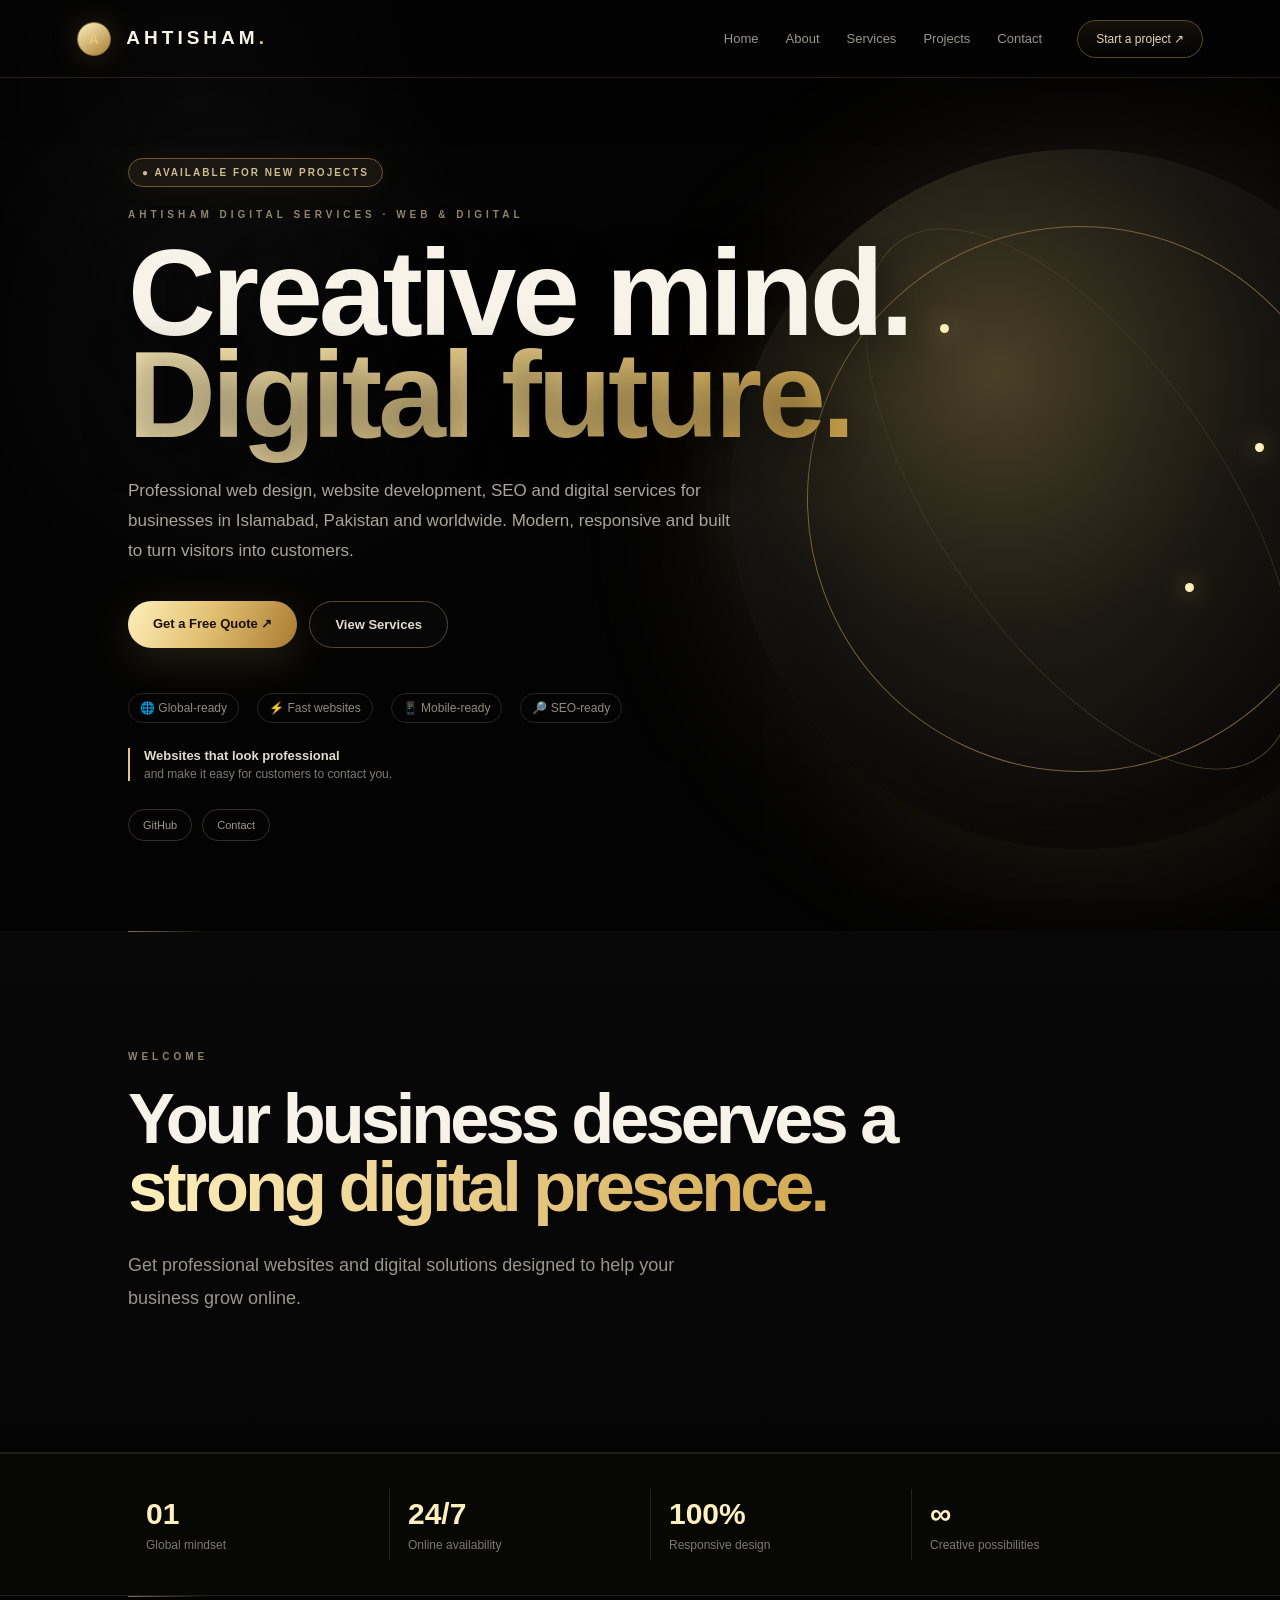
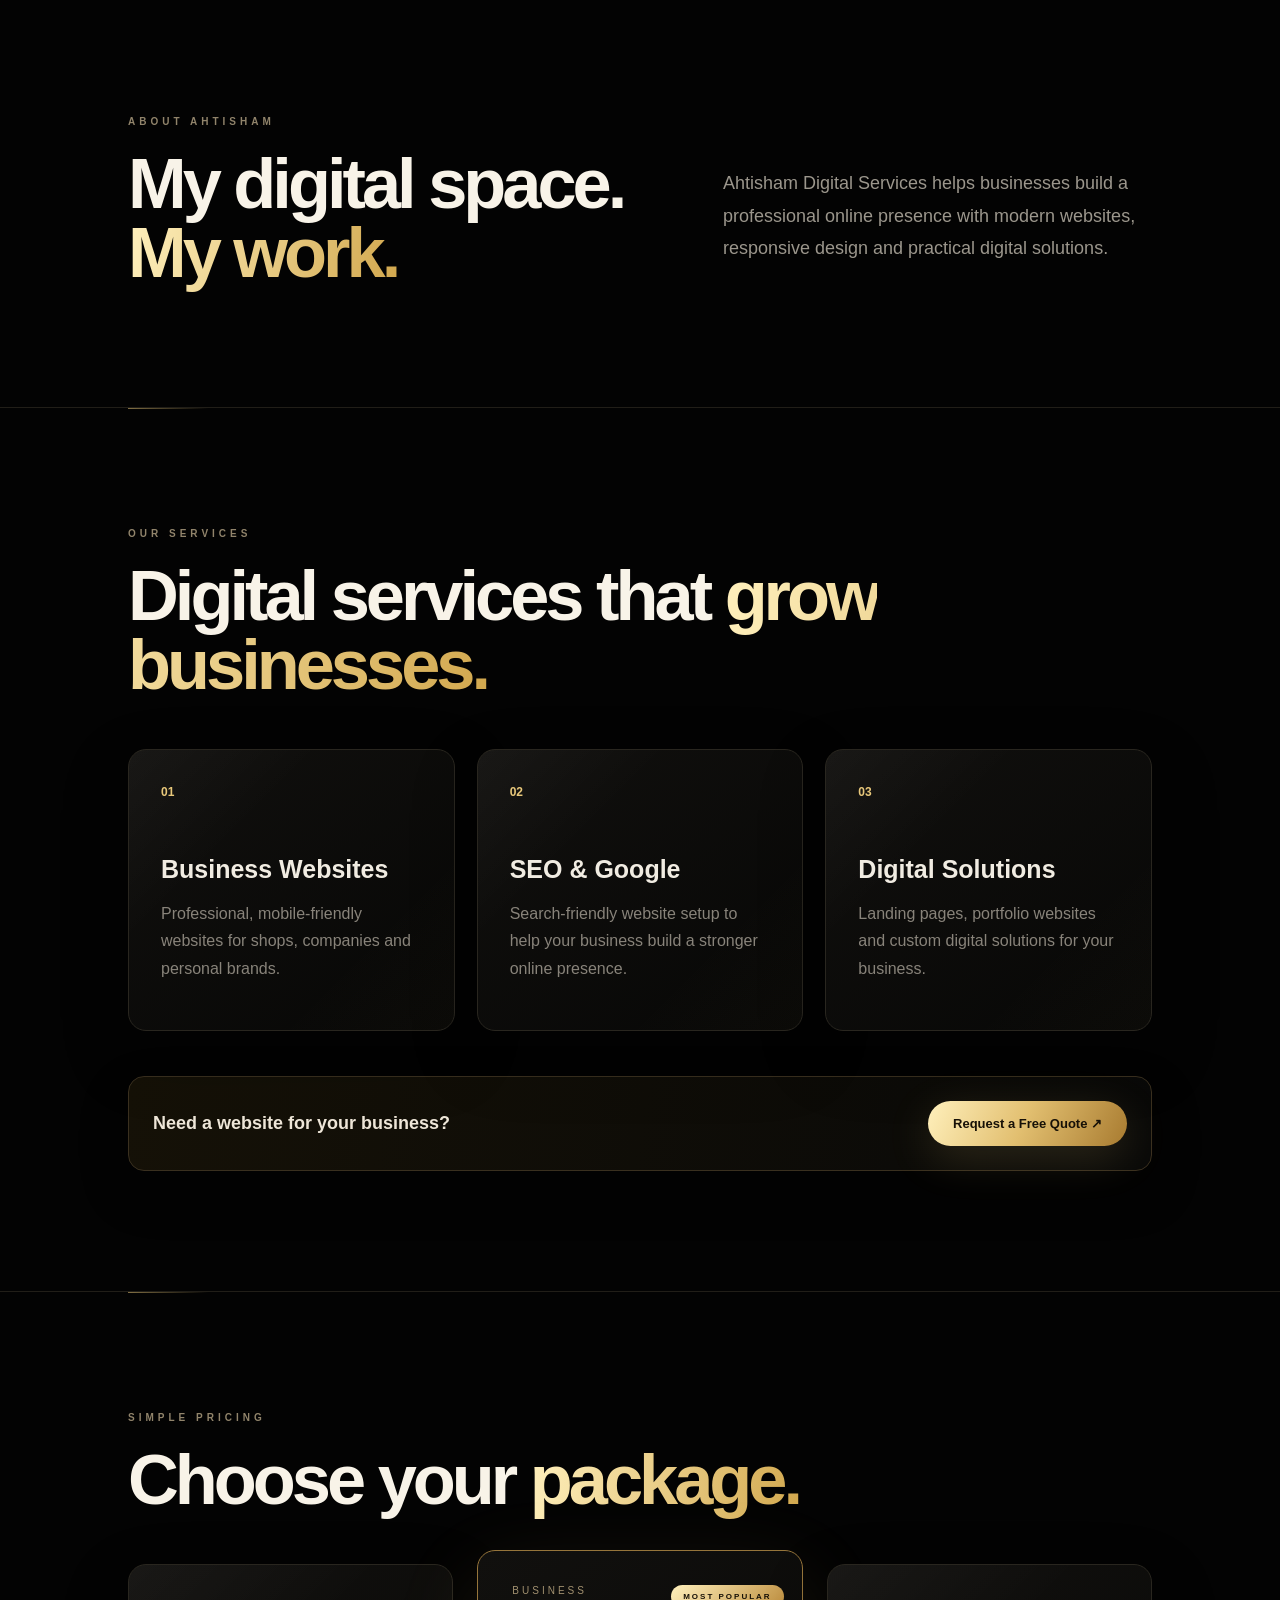
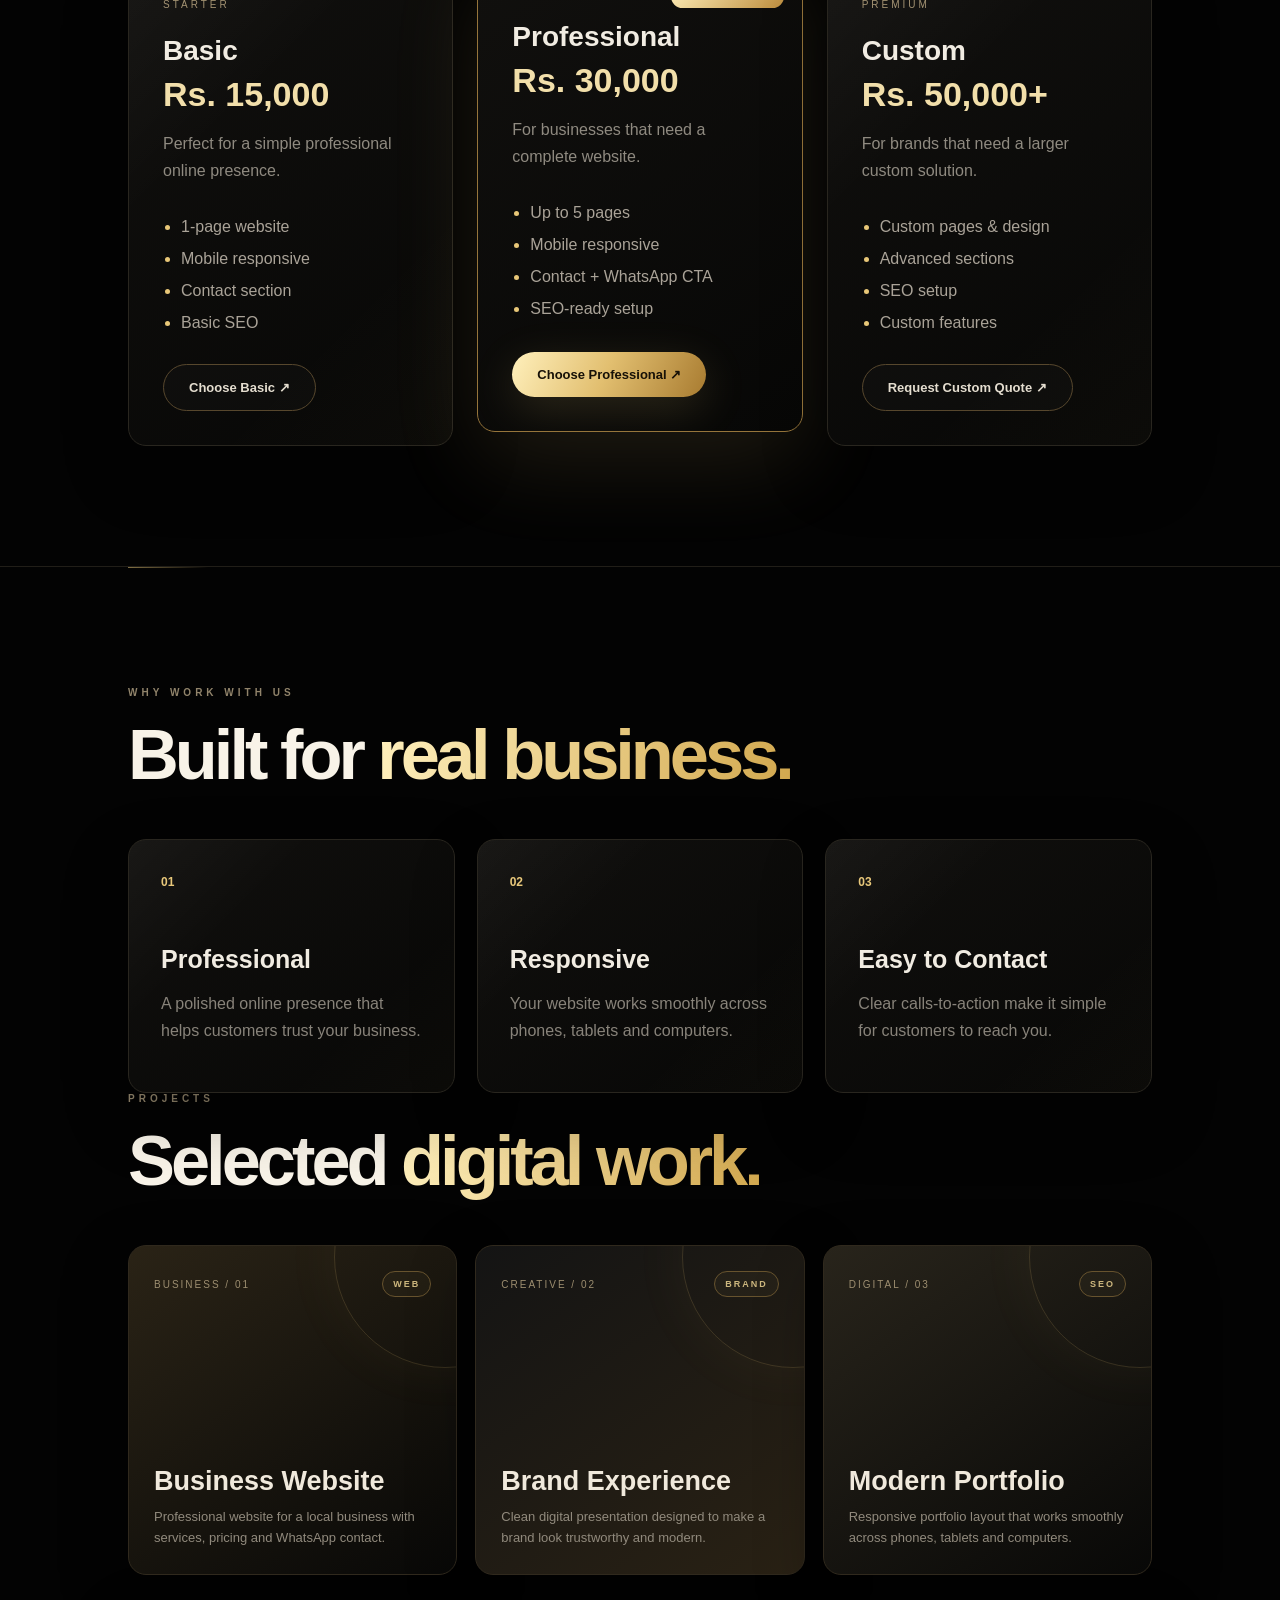
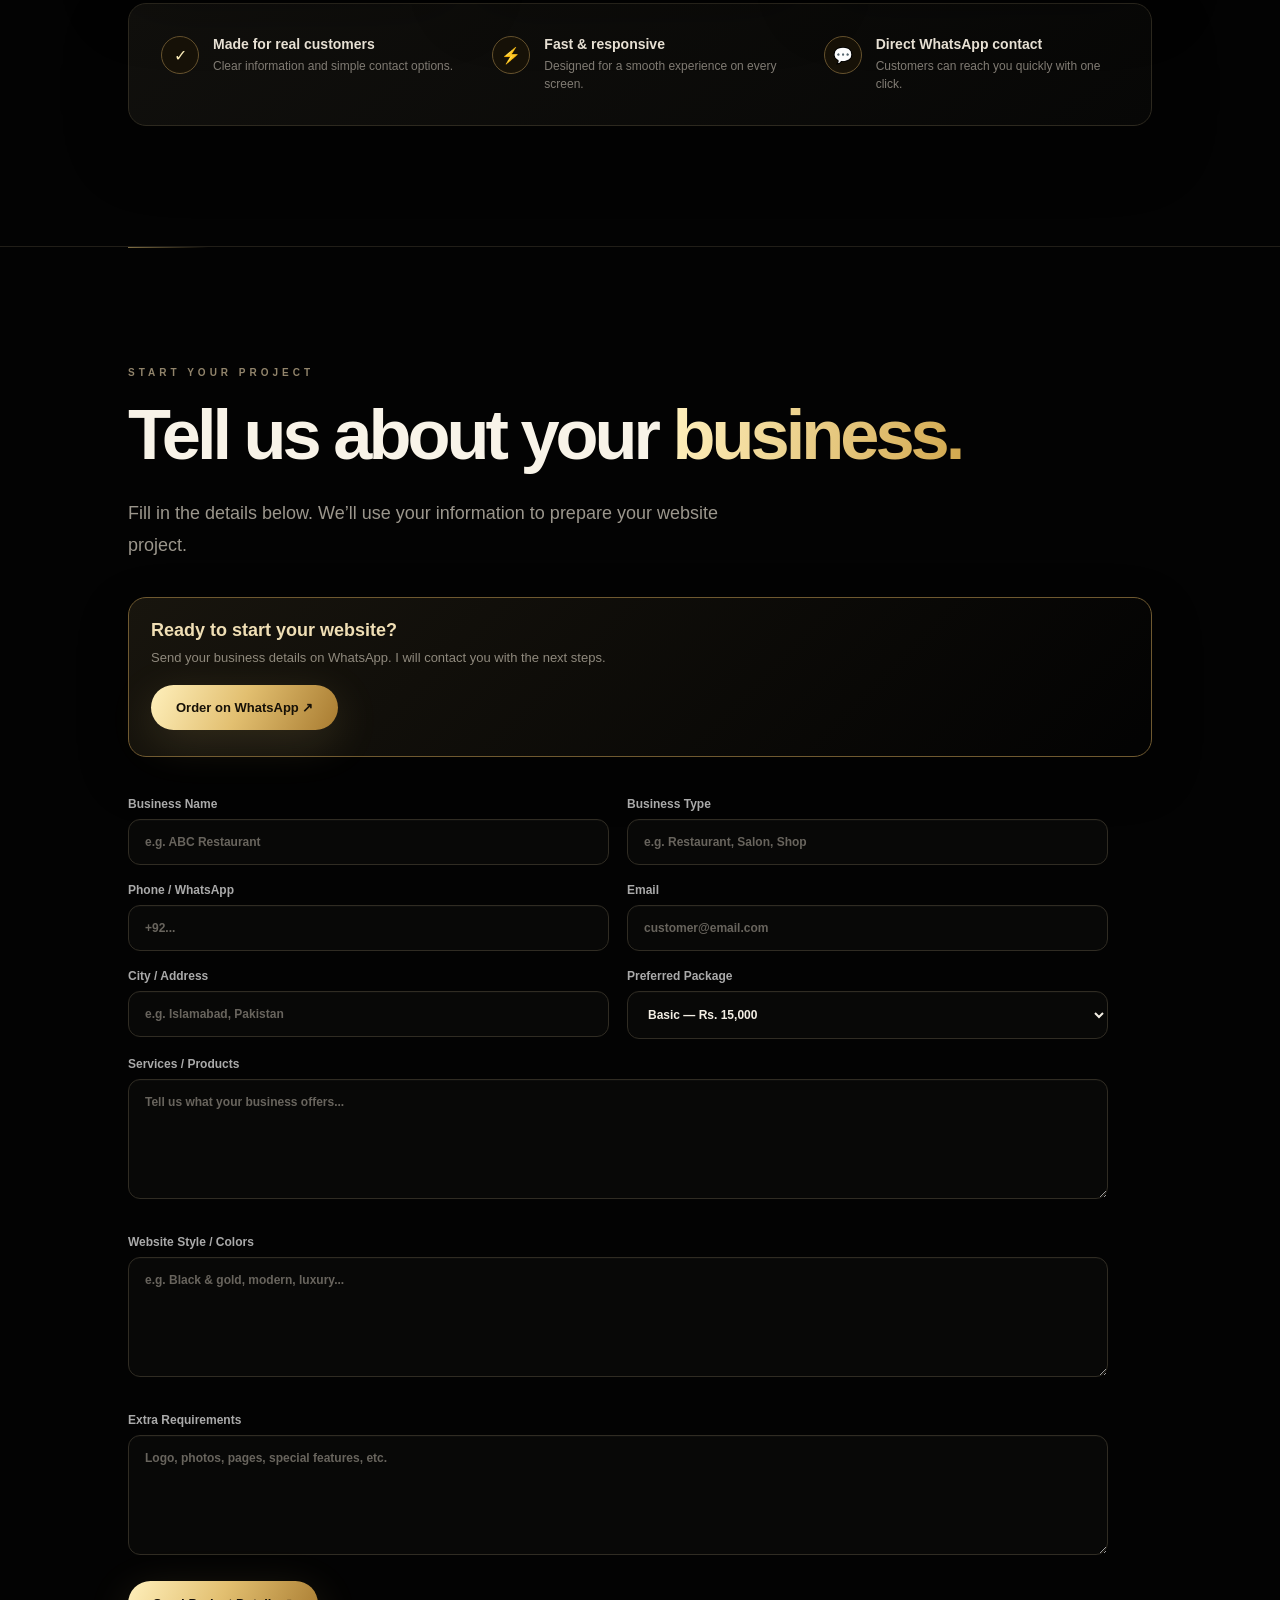
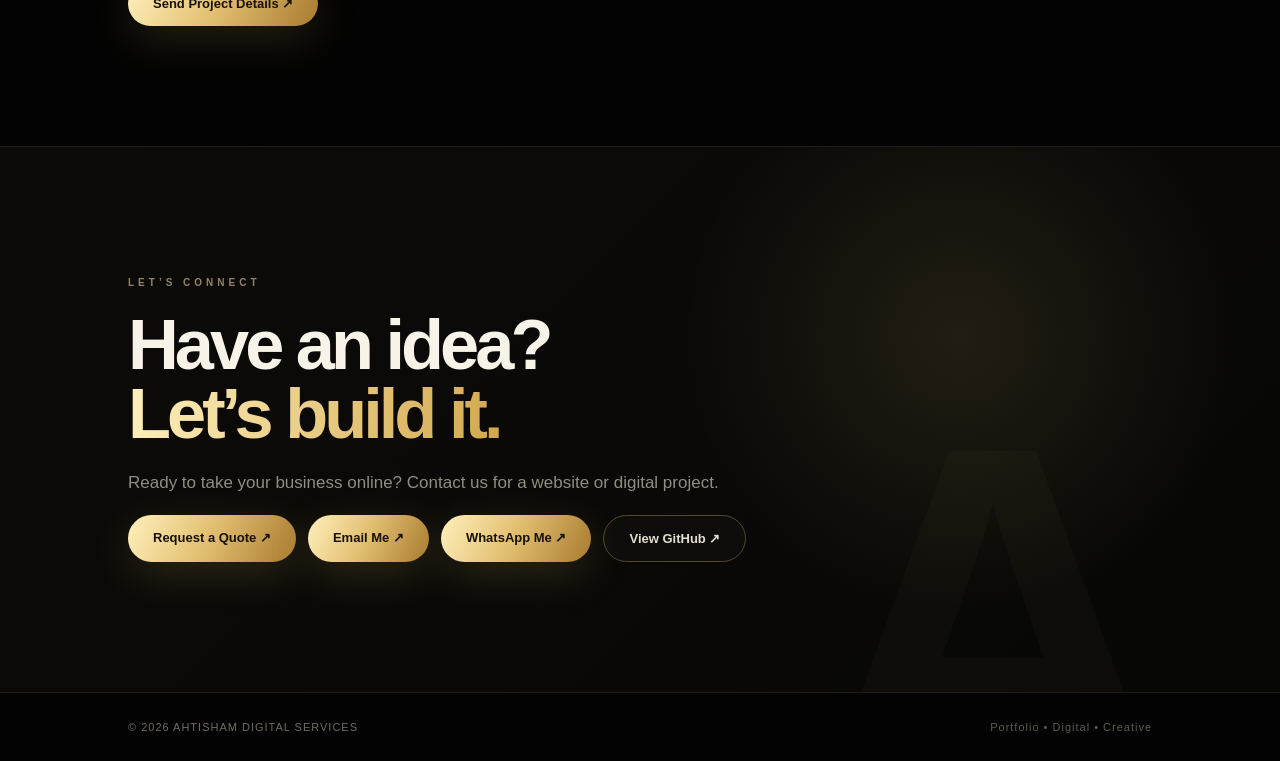
<file: index.html>
<!doctype html>
<html lang="en">
<head>
<meta charset="utf-8">
<meta name="viewport" content="width=device-width,initial-scale=1">
<meta name="description" content="Ahtisham Digital Services — professional business website design, web development and SEO services for businesses in Islamabad, Pakistan and worldwide.">
<meta name="keywords" content="web design Islamabad, website development Pakistan, business website, SEO services, Ahtisham Digital Services, website designer Pakistan">
<meta name="author" content="Ahtisham Sagar Khan">
<meta name="robots" content="index, follow, max-image-preview:large">
<link rel="canonical" href="https://khanahtishamsagar-netizen.github.io/Ahtisham-sagar-Khan/">
<meta property="og:title" content="Ahtisham Digital Services — Web Design & SEO">
<meta property="og:description" content="Professional business websites, web development and SEO-ready digital services for businesses in Pakistan and worldwide.">
<meta property="og:type" content="website">
<meta property="og:url" content="https://khanahtishamsagar-netizen.github.io/Ahtisham-sagar-Khan/">
<title>Web Design & SEO Services in Islamabad, Pakistan | Ahtisham Digital Services</title>
<link rel="stylesheet" href="style.css">

<!-- Google tag (gtag.js) -->
<script async src="https://www.googletagmanager.com/gtag/js?id=G-B1T6BVOYER"></script>
<script>
  window.dataLayer = window.dataLayer || [];
  function gtag(){dataLayer.push(arguments);}
  gtag('js', new Date());
  gtag('config', 'G-B1T6BVOYER');
</script>

<!-- Organization structured data for search engines -->
<script type="application/ld+json">
{
  "@context":"https://schema.org",
  "@type":"ProfessionalService",
  "name":"Ahtisham Digital Services",
  "url":"https://khanahtishamsagar-netizen.github.io/Ahtisham-sagar-Khan/",
  "description":"Professional business website design, web development, SEO and digital services for businesses in Islamabad, Pakistan and worldwide.",
  "email":"mailto:KHANAHTISHAMSAGAR@GMAIL.COM",
  "telephone":"+923185005177",
  "priceRange":"Rs. 15,000+",
  "areaServed":[
    {"@type":"City","name":"Islamabad"},
    {"@type":"Country","name":"Pakistan"},
    {"@type":"Place","name":"Worldwide"}
  ],
  "sameAs":[
    "https://github.com/khanahtishamsagar-netizen/Ahtisham-sagar-Khan"
  ],
  "serviceType":[
    "Business Website Design",
    "Web Development",
    "SEO Services",
    "Digital Solutions"
  ]
}
</script>
</head>
<body>
<header>
  <a class="brand" href="#home"><span class="logo-mark">A</span> AHTISHAM<span>.</span></a>
  <button id="menu" aria-label="Menu">☰</button>
  <nav id="nav">
    <a href="#home">Home</a><a href="#about">About</a><a href="#services">Services</a><a href="#work">Projects</a><a href="#contact">Contact</a>
  </nav>
  <a class="top-btn" href="#contact">Start a project ↗</a>
</header>

<section class="hero" id="home">
  <div class="hero-copy">
    <div class="hero-badge">● AVAILABLE FOR NEW PROJECTS</div><div class="eyebrow">AHTISHAM DIGITAL SERVICES · WEB & DIGITAL</div>
    <h1>Creative mind.<br><em>Digital future.</em></h1>
    <p>Professional web design, website development, SEO and digital services for businesses in Islamabad, Pakistan and worldwide. Modern, responsive and built to turn visitors into customers.</p>
    <div class="actions"><a class="btn light" href="#order">Get a Free Quote ↗</a><a class="btn outline" href="#services">View Services</a></div>
    <div class="trust"><span>🌐 Global-ready</span><span>⚡ Fast websites</span><span>📱 Mobile-ready</span><span>🔎 SEO-ready</span></div><div class="hero-mini"><strong>Websites that look professional</strong><span>and make it easy for customers to contact you.</span></div><div class="socials"><a href="https://github.com/khanahtishamsagar-netizen/Ahtisham-sagar-Khan" target="_blank" rel="noopener">GitHub</a><a href="#contact">Contact</a></div>
  </div>
  <div class="globe"><div class="ring r1"></div><div class="ring r2"></div><div class="dot d1"></div><div class="dot d2"></div><div class="dot d3"></div></div>
</section>

<section class="section intro"><div class="eyebrow">WELCOME</div><h2>Your business deserves a <em>strong digital presence.</em></h2><p class="intro-text">Get professional websites and digital solutions designed to help your business grow online.</p></section>

<section class="stats">
  <div><strong>01</strong><span>Global mindset</span></div><div><strong>24/7</strong><span>Online availability</span></div><div><strong>100%</strong><span>Responsive design</span></div><div><strong>∞</strong><span>Creative possibilities</span></div>
</section>

<section class="section" id="about">
  <div class="eyebrow">ABOUT AHTISHAM</div>
  <div class="split"><h2>My digital space.<br><em>My work.</em></h2><p>Ahtisham Digital Services helps businesses build a professional online presence with modern websites, responsive design and practical digital solutions.</p></div>
</section>

<section class="section" id="services">
  <div class="eyebrow">OUR SERVICES</div><h2>Digital services that <em>grow businesses.</em></h2>
  <div class="cards">
    <article><b>01</b><h3>Business Websites</h3><p>Professional, mobile-friendly websites for shops, companies and personal brands.</p></article>
    <article><b>02</b><h3>SEO & Google</h3><p>Search-friendly website setup to help your business build a stronger online presence.</p></article>
    <article><b>03</b><h3>Digital Solutions</h3><p>Landing pages, portfolio websites and custom digital solutions for your business.</p></article>
  </div>
<div class="section-cta"><strong>Need a website for your business?</strong><a class="btn light" href="#order">Request a Free Quote ↗</a></div>
</section>

<section class="section" id="pricing">
  <div class="eyebrow">SIMPLE PRICING</div>
  <h2>Choose your <em>package.</em></h2>
  <div class="pricing-grid">
    <article class="price-card"><span>STARTER</span><h3>Basic</h3><strong>Rs. 15,000</strong><p>Perfect for a simple professional online presence.</p><ul><li>1-page website</li><li>Mobile responsive</li><li>Contact section</li><li>Basic SEO</li></ul><a class="btn outline" href="https://wa.me/923185005177?text=Hello%20Ahtisham%20Digital%20Services%2C%20I%20want%20the%20Basic%20Package%20for%20Rs.%2015%2C000.">Choose Basic ↗</a></article>
    <article class="price-card featured"><span>BUSINESS</span><h3>Professional</h3><strong>Rs. 30,000</strong><p>For businesses that need a complete website.</p><ul><li>Up to 5 pages</li><li>Mobile responsive</li><li>Contact + WhatsApp CTA</li><li>SEO-ready setup</li></ul><a class="btn light" href="https://wa.me/923185005177?text=Hello%20Ahtisham%20Digital%20Services%2C%20I%20want%20the%20Professional%20Package%20for%20Rs.%2030%2C000.">Choose Professional ↗</a></article>
    <article class="price-card"><span>PREMIUM</span><h3>Custom</h3><strong>Rs. 50,000+</strong><p>For brands that need a larger custom solution.</p><ul><li>Custom pages & design</li><li>Advanced sections</li><li>SEO setup</li><li>Custom features</li></ul><a class="btn outline" href="https://wa.me/923185005177?text=Hello%20Ahtisham%20Digital%20Services%2C%20I%20want%20a%20Custom%20Package%20starting%20from%20Rs.%2050%2C000.">Request Custom Quote ↗</a></article>
  </div>
</section>

<section class="section" id="work">
  <div class="eyebrow">WHY WORK WITH US</div><h2>Built for <em>real business.</em></h2><div class="cards"><article><b>01</b><h3>Professional</h3><p>A polished online presence that helps customers trust your business.</p></article><article><b>02</b><h3>Responsive</h3><p>Your website works smoothly across phones, tablets and computers.</p></article><article><b>03</b><h3>Easy to Contact</h3><p>Clear calls-to-action make it simple for customers to reach you.</p></article></div>
  <div class="eyebrow">PROJECTS</div><h2>Selected <em>digital work.</em></h2>
  <div class="projects">
  <div class="project"><div class="project-top"><span>BUSINESS / 01</span><b>WEB</b></div><div><h3>Business Website</h3><p>Professional website for a local business with services, pricing and WhatsApp contact.</p></div></div>
  <div class="project"><div class="project-top"><span>CREATIVE / 02</span><b>BRAND</b></div><div><h3>Brand Experience</h3><p>Clean digital presentation designed to make a brand look trustworthy and modern.</p></div></div>
  <div class="project"><div class="project-top"><span>DIGITAL / 03</span><b>SEO</b></div><div><h3>Modern Portfolio</h3><p>Responsive portfolio layout that works smoothly across phones, tablets and computers.</p></div></div>
</div>
<div class="trust-panel">
  <div><span class="trust-icon">✓</span><div><strong>Made for real customers</strong><p>Clear information and simple contact options.</p></div></div>
  <div><span class="trust-icon">⚡</span><div><strong>Fast & responsive</strong><p>Designed for a smooth experience on every screen.</p></div></div>
  <div><span class="trust-icon">💬</span><div><strong>Direct WhatsApp contact</strong><p>Customers can reach you quickly with one click.</p></div></div>
</div>
</section>

<section class="section" id="order">
  <div class="eyebrow">START YOUR PROJECT</div>
  <h2>Tell us about your <em>business.</em></h2>
  <p class="intro-text">Fill in the details below. We’ll use your information to prepare your website project.</p>
  <div class="quick-order"><strong>Ready to start your website?</strong><p>Send your business details on WhatsApp. I will contact you with the next steps.</p><a class="btn light" href="https://wa.me/923185005177?text=Hello%20Ahtisham%20Digital%20Services%2C%20I%20want%20to%20order%20a%20website.%20Please%20contact%20me.">Order on WhatsApp ↗</a></div>
  <form class="project-form" action="#" method="post" enctype="text/plain">
    <div class="form-grid">
      <label>Business Name<input name="Business Name" required placeholder="e.g. ABC Restaurant"></label>
      <label>Business Type<input name="Business Type" required placeholder="e.g. Restaurant, Salon, Shop"></label>
      <label>Phone / WhatsApp<input name="Phone / WhatsApp" required placeholder="+92..."></label>
      <label>Email<input type="email" name="Customer Email" required placeholder="customer@email.com"></label>
      <label>City / Address<input name="City / Address" placeholder="e.g. Islamabad, Pakistan"></label>
      <label>Preferred Package<select name="Package"><option>Basic — Rs. 15,000</option><option>Professional — Rs. 30,000</option><option>Custom — Rs. 50,000+</option></select></label>
    </div>
    <label>Services / Products<textarea name="Services / Products" required placeholder="Tell us what your business offers..."></textarea></label>
    <label>Website Style / Colors<textarea name="Style / Colors" placeholder="e.g. Black & gold, modern, luxury..."></textarea></label>
    <label>Extra Requirements<textarea name="Extra Requirements" placeholder="Logo, photos, pages, special features, etc."></textarea></label>
    <button class="btn light form-submit" type="submit">Send Project Details ↗</button>
  </form>
</section>

<section class="contact" id="contact">
  <div class="eyebrow">LET’S CONNECT</div><h2>Have an idea?<br><em>Let’s build it.</em></h2>
  <p>Ready to take your business online? Contact us for a website or digital project.</p>
  <div class="contact-actions">
  <a class="btn light" href="#order">Request a Quote ↗</a>
  <a class="btn light" href="mailto:KHANAHTISHAMSAGAR@GMAIL.COM">Email Me ↗</a><a class="btn light" href="https://wa.me/923185005177" target="_blank" rel="noopener">WhatsApp Me ↗</a>
  <a class="btn outline" href="https://github.com/khanahtishamsagar-netizen/Ahtisham-sagar-Khan" target="_blank" rel="noopener">View GitHub ↗</a>
</div>
</section>

<footer><span>© 2026 AHTISHAM DIGITAL SERVICES</span><span>Portfolio • Digital • Creative</span></footer>
<script src="script.js"></script>
</body>
</html>
<style>
/* CUSTOMER ORDER CTA */
.quick-order{margin-top:35px;padding:22px;border:1px solid #6f5930;border-radius:18px;background:linear-gradient(135deg,rgba(232,199,120,.09),rgba(0,0,0,.15));box-shadow:0 18px 50px rgba(0,0,0,.25)}
.quick-order strong{display:block;color:#f0dfb5;font-size:18px;margin-bottom:7px}.quick-order p{margin:0 0 16px;color:#8f897d;font-size:13px;line-height:1.6}.quick-order .btn{margin-top:0}
</style>
<script>
document.addEventListener('DOMContentLoaded',function(){
 const form=document.querySelector('.project-form');
 if(!form)return;
 form.addEventListener('submit',function(e){
  e.preventDefault();
  const data=new FormData(form);
  const lines=['New Website Customer Inquiry','Business: '+(data.get('Business Name')||''),'Type: '+(data.get('Business Type')||''),'WhatsApp: '+(data.get('Phone / WhatsApp')||''),'Email: '+(data.get('Customer Email')||''),'City: '+(data.get('City / Address')||''),'Package: '+(data.get('Package')||''),'Services: '+(data.get('Services / Products')||''),'Style: '+(data.get('Style / Colors')||''),'Requirements: '+(data.get('Extra Requirements')||'')];
  window.location.href='https://wa.me/923185005177?text='+encodeURIComponent(lines.join('\n'));
 });
});
</script>
</file>
<file: style.css>
*{box-sizing:border-box}html{scroll-behavior:smooth}body{margin:0;background:#050505;color:#f5f5f5;font-family:Inter,Arial,Helvetica,sans-serif}a{text-decoration:none;color:inherit}header{height:82px;padding:0 6%;display:flex;align-items:center;gap:35px;justify-content:space-between;border-bottom:1px solid #181818;position:sticky;top:0;z-index:20;background:#050505ed;backdrop-filter:blur(14px)}.brand{font-size:20px;font-weight:900;letter-spacing:3px}.brand span{color:#777}nav{display:flex;gap:27px;margin-left:auto}nav a{font-size:13px;color:#999}nav a:hover{color:#fff}.top-btn{font-size:12px;padding:11px 18px;border:1px solid #333;border-radius:30px}.hero{min-height:calc(100vh - 78px);padding:90px 10%;display:flex;align-items:center;position:relative;overflow:hidden}.hero-copy{max-width:760px;position:relative;z-index:2}.eyebrow{font-size:10px;letter-spacing:4px;color:#777;font-weight:800;margin-bottom:22px}h1{font-size:clamp(58px,9vw,120px);line-height:.88;letter-spacing:-6px;margin:0 0 30px}em{font-style:normal;color:#777}.hero p{max-width:620px;color:#999;font-size:18px;line-height:1.75}.actions{display:flex;gap:12px;margin-top:35px}.btn{display:inline-block;padding:15px 25px;border-radius:30px;font-size:13px;font-weight:800;transition:transform .2s ease,opacity .2s ease}.btn:hover{transform:translateY(-2px);opacity:.9}.light{background:#fff;color:#000}.outline{border:1px solid #333}.trust{display:flex;gap:24px;margin-top:45px;color:#777;font-size:12px}.globe{position:absolute;right:-110px;width:650px;height:650px;border-radius:50%;background:radial-gradient(circle at 40% 35%,#343434,#111 45%,#070707 70%);box-shadow:0 0 100px #222}.ring{position:absolute;inset:11%;border:1px solid #444;border-radius:50%;transform:rotate(25deg)}.r2{inset:5%;transform:rotate(-35deg) scaleX(.45)}.dot{position:absolute;width:9px;height:9px;background:#ddd;border-radius:50%;box-shadow:0 0 18px #fff}.d1{top:25%;left:30%}.d2{top:62%;left:65%}.d3{top:42%;left:75%}.stats{display:grid;grid-template-columns:repeat(4,1fr);border-top:1px solid #181818;border-bottom:1px solid #181818;padding:30px 10%;gap:20px}.stats div{display:flex;flex-direction:column;gap:7px}.stats strong{font-size:25px}.stats span{color:#777;font-size:12px}.section{padding:120px 10%;border-bottom:1px solid #181818}.split{display:grid;grid-template-columns:1.2fr 1fr;gap:80px}.section h2,.contact h2{font-size:clamp(40px,5.5vw,76px);letter-spacing:-3px;line-height:.98;margin:0}.split p{color:#888;font-size:18px;line-height:1.8}.cards{display:grid;grid-template-columns:repeat(3,1fr);gap:18px;margin-top:50px}.cards article{padding:32px;border:1px solid #222;border-radius:18px;background:linear-gradient(145deg,#0d0d0d,#070707);transition:transform .25s ease,border-color .25s ease}.cards article:hover{transform:translateY(-6px);border-color:#444}.cards b{color:#666;font-size:12px}.cards h3{font-size:23px;margin:55px 0 10px}.cards p{color:#777;line-height:1.7}.projects{display:grid;grid-template-columns:repeat(3,1fr);gap:18px;margin-top:50px}.project{height:330px;transition:transform .25s ease,border-color .25s ease;border:1px solid #252525;border-radius:18px;padding:25px;display:flex;flex-direction:column;justify-content:flex-end;background:linear-gradient(145deg,#252525,#080808)}.project:nth-child(2){background:linear-gradient(145deg,#101010,#303030)}.project:nth-child(3){background:linear-gradient(145deg,#303030,#090909)}.project span{font-size:10px;color:#777;letter-spacing:2px}.project:hover{transform:translateY(-6px);border-color:#444}.project h3{font-size:22px;margin:8px 0 0}.contact{padding:130px 10%;background:#0a0a0a}.contact h2{margin-bottom:25px}.contact p{color:#777;font-size:17px}.contact .btn{margin-top:22px}footer{padding:28px 10%;display:flex;justify-content:space-between;color:#555;font-size:11px;letter-spacing:1px}#menu{display:none}@media(max-width:800px){header{padding:0 5%;gap:15px}.top-btn{display:none}#menu{display:block;background:none;border:0;color:#fff;font-size:24px}nav{display:none;position:absolute;right:5%;top:65px;flex-direction:column;background:#0a0a0a;padding:20px 25px;border:1px solid #222;border-radius:12px}.hero{padding:70px 7%;min-height:85vh}.globe{opacity:.35;right:-280px}.hero p{font-size:16px}.trust{flex-direction:column;gap:9px}.stats{grid-template-columns:1fr 1fr;padding:25px 7%}.section,.contact{padding:85px 7%}.split,.cards,.projects{grid-template-columns:1fr;gap:18px}.split{gap:30px}.project{height:240px}footer{padding:25px 7%;flex-direction:column;gap:10px}}
.logo-mark{display:inline-flex;align-items:center;justify-content:center;width:32px;height:32px;margin-right:7px;border:1px solid #444;border-radius:50%;font-size:14px;letter-spacing:0;background:linear-gradient(145deg,#fff,#555);color:#050505}.socials{display:flex;gap:10px;margin-top:28px}.socials a{padding:9px 14px;border:1px solid #292929;border-radius:20px;color:#aaa;font-size:11px}.socials a:hover{color:#fff;border-color:#555}.intro{background:linear-gradient(180deg,#080808,#050505)}.intro h2{max-width:900px}.intro-text{max-width:620px;color:#888;font-size:18px;line-height:1.8;margin-top:28px}.contact-actions{display:flex;gap:12px;flex-wrap:wrap;margin-top:22px}.contact-actions .btn{margin-top:0}@media(max-width:800px){.contact-actions{flex-direction:column;align-items:flex-start}}
.section-cta{margin-top:45px;padding:24px;border:1px solid #222;border-radius:16px;display:flex;align-items:center;justify-content:space-between;gap:20px;background:#090909}.section-cta strong{font-size:18px}.section-cta .btn{margin-top:0}@media(max-width:800px){.section-cta{flex-direction:column;align-items:flex-start}}
.pricing-grid{display:grid;grid-template-columns:repeat(3,1fr);gap:18px;margin-top:50px}.price-card{padding:32px;border:1px solid #222;border-radius:18px;background:linear-gradient(145deg,#0d0d0d,#070707);display:flex;flex-direction:column}.price-card.featured{border-color:#666;transform:translateY(-8px)}.price-card>span{font-size:10px;letter-spacing:3px;color:#777}.price-card h3{font-size:28px;margin:25px 0 8px}.price-card>strong{font-size:30px}.price-card p{color:#777;line-height:1.7;min-height:55px}.price-card ul{padding-left:18px;color:#aaa;line-height:2;margin:10px 0 25px}.price-card .btn{margin-top:auto;width:max-content}@media(max-width:800px){.pricing-grid{grid-template-columns:1fr}.price-card.featured{transform:none}}
.project-form{margin-top:40px;max-width:900px}.form-grid{display:grid;grid-template-columns:1fr 1fr;gap:18px}label{display:flex;flex-direction:column;gap:8px;color:#aaa;font-size:12px;font-weight:700}input,select,textarea{width:100%;padding:15px 16px;border:1px solid #292929;border-radius:12px;background:#090909;color:#f5f5f5;font:inherit;outline:none}input:focus,select:focus,textarea:focus{border-color:#666}textarea{min-height:120px;resize:vertical;margin-bottom:18px}.project-form>label{margin-top:18px}.form-submit{border:0;cursor:pointer;margin-top:8px}@media(max-width:800px){.form-grid{grid-template-columns:1fr}}

:root{--accent:#8df7c1;--accent2:#8bb8ff}
body{background:#030405}
header{background:rgba(3,4,5,.86);border-bottom-color:#20252b}
.brand span,.logo-mark{color:var(--accent)}
.logo-mark{border-color:#355747;background:linear-gradient(145deg,var(--accent),#527d69);box-shadow:0 0 24px rgba(141,247,193,.16)}
.top-btn{border-color:#35413b}
.hero{background:radial-gradient(circle at 78% 42%,rgba(141,247,193,.07),transparent 28%),radial-gradient(circle at 20% 10%,rgba(139,184,255,.06),transparent 30%)}
.hero-badge{display:inline-flex;align-items:center;gap:8px;padding:8px 13px;border:1px solid #294136;border-radius:999px;background:rgba(141,247,193,.05);color:#9ab8a9;font-size:10px;letter-spacing:2px;font-weight:800;margin-bottom:22px}
.hero-badge::first-letter{color:var(--accent)}
.hero h1{max-width:900px}
.hero h1 em,.section h2 em,.contact h2 em{color:var(--accent)}
.hero p{color:#a0a7ad}
.btn.light{background:var(--accent);color:#04100a;box-shadow:0 10px 35px rgba(141,247,193,.12)}
.btn.outline{border-color:#3b454d;color:#dce2e6}
.trust span{color:#89949b}
.hero-mini{display:flex;flex-direction:column;gap:4px;margin-top:25px;padding-left:14px;border-left:2px solid var(--accent);font-size:12px;color:#777}
.hero-mini strong{color:#d9e0e4;font-size:13px}
.globe{background:radial-gradient(circle at 40% 35%,#27352f,#101514 45%,#050707 70%);box-shadow:0 0 120px rgba(141,247,193,.08)}
.ring{border-color:#345044}.dot{background:var(--accent);box-shadow:0 0 20px rgba(141,247,193,.75)}
.stats{background:#050607;border-color:#1d2528}.stats strong{color:#eaf5ef}
.section{border-bottom-color:#1c2226}
.cards article,.price-card{background:linear-gradient(145deg,#0d1112,#07090a);border-color:#20282d;box-shadow:0 14px 40px rgba(0,0,0,.18)}
.cards article:hover,.project:hover{border-color:#4a6558;box-shadow:0 18px 45px rgba(0,0,0,.3)}
.cards b{color:var(--accent)}
.cards h3,.price-card h3{color:#f2f5f6}
.price-card.featured{border-color:#567461;box-shadow:0 20px 60px rgba(141,247,193,.08)}
.price-card.featured:before{content:"MOST POPULAR";align-self:flex-end;margin-bottom:-10px;padding:5px 9px;border-radius:999px;background:var(--accent);color:#06110b;font-size:8px;font-weight:900;letter-spacing:1.5px}
.project{background:linear-gradient(145deg,#17221e,#070909);border-color:#232d31;box-shadow:inset 0 0 0 1px rgba(255,255,255,.01)}
.project:nth-child(2){background:linear-gradient(145deg,#111a23,#080a0c)}
.project:nth-child(3){background:linear-gradient(145deg,#202018,#080909)}
.project span{color:#82958c}
.section-cta{background:linear-gradient(90deg,#0a110e,#090b0d);border-color:#26352e}
input:focus,select:focus,textarea:focus{border-color:#527461;box-shadow:0 0 0 3px rgba(141,247,193,.05)}
.contact{background:radial-gradient(circle at 80% 40%,rgba(141,247,193,.06),transparent 30%),#070909}
footer{border-top:1px solid #151a1d}
.socials a:hover{border-color:#527461;color:var(--accent)}
@media(max-width:800px){.hero-badge{font-size:8px}.hero-mini{margin-top:20px}.price-card.featured:before{align-self:flex-start;margin-bottom:0}}

.project{justify-content:space-between;min-height:330px}
.project-top{display:flex;justify-content:space-between;align-items:center}
.project-top b{font-size:9px;letter-spacing:2px;padding:7px 10px;border:1px solid #33483d;border-radius:999px;color:#9ab8a9}
.project>div:last-child{margin-top:auto}
.project h3{font-size:26px}
.project p{color:#8d989d;line-height:1.6;font-size:13px;max-width:280px;margin:10px 0 0}
.trust-panel{display:grid;grid-template-columns:repeat(3,1fr);gap:16px;margin-top:28px;padding:22px;border:1px solid #20282d;border-radius:18px;background:linear-gradient(145deg,#0a0e0f,#070909)}
.trust-panel>div{display:flex;gap:14px;align-items:flex-start;padding:10px}
.trust-icon{display:flex;align-items:center;justify-content:center;min-width:38px;height:38px;border:1px solid #345044;border-radius:50%;color:var(--accent);background:#0b1510}
.trust-panel strong{display:block;font-size:14px;color:#e5ebed;margin-bottom:5px}
.trust-panel p{margin:0;color:#788388;font-size:12px;line-height:1.5}
@media(max-width:800px){.trust-panel{grid-template-columns:1fr;padding:15px}.trust-panel>div{padding:8px 4px}.project{min-height:240px}.project h3{font-size:22px}}


/* LUXURY EDITION */
:root{--lux:#d8b56a;--lux2:#f3dfad;--lux-dark:#8f6f31}
body{background:#050505;color:#f4f0e7;font-family:Inter,Arial,Helvetica,sans-serif}
header{background:rgba(5,5,5,.9);border-bottom:1px solid #29241a;box-shadow:0 8px 35px rgba(0,0,0,.22)}
.brand{letter-spacing:4px}.brand span{color:var(--lux)}
.logo-mark{color:#17130b;border-color:#8f6f31;background:linear-gradient(145deg,#f3dfad,#b8893f);box-shadow:0 0 28px rgba(216,181,106,.14)}
.top-btn{border-color:#51452f;color:#ead9b2}
nav a{color:#9b968c}nav a:hover{color:var(--lux2)}
.hero{background:radial-gradient(circle at 78% 42%,rgba(216,181,106,.1),transparent 28%),radial-gradient(circle at 15% 20%,rgba(255,255,255,.035),transparent 25%)}
.hero-badge{border-color:#594a2f;background:rgba(216,181,106,.06);color:#c5b083}
.hero-badge::first-letter{color:var(--lux)}
.eyebrow{color:#8d877b}
.hero h1,.section h2,.contact h2{letter-spacing:-4px}
.hero h1 em,.section h2 em,.contact h2 em{color:var(--lux2)}
.hero p{color:#a8a39a}
.btn.light{background:linear-gradient(135deg,#f1d99f,#c39a50);color:#171208;box-shadow:0 12px 38px rgba(216,181,106,.16)}
.btn.light:hover{box-shadow:0 16px 45px rgba(216,181,106,.23)}
.btn.outline{border-color:#4a4336;color:#e4ddcf}
.trust span{color:#928c82}
.hero-mini{border-left-color:var(--lux);color:#817b71}
.hero-mini strong{color:#e4dccb}
.globe{background:radial-gradient(circle at 40% 35%,#3a3324,#141310 45%,#050505 72%);box-shadow:0 0 130px rgba(216,181,106,.08)}
.ring{border-color:#655435}.dot{background:var(--lux2);box-shadow:0 0 22px rgba(216,181,106,.75)}
.stats{background:#080807;border-color:#27231c}.stats strong{color:#efe6d3}
.section{border-bottom-color:#24211c}
.cards article,.price-card{background:linear-gradient(145deg,#12110f,#080807);border-color:#2b2822;box-shadow:0 18px 50px rgba(0,0,0,.28)}
.cards article:hover,.project:hover{border-color:#705d38;box-shadow:0 20px 55px rgba(0,0,0,.42)}
.cards b{color:var(--lux)}
.cards h3,.price-card h3{color:#f1ece2}
.cards p,.price-card p{color:#8f8a80}
.pricing-grid{gap:22px}
.price-card{position:relative;overflow:hidden}
.price-card.featured{border-color:#80683b;transform:translateY(-10px);box-shadow:0 25px 70px rgba(216,181,106,.1)}
.price-card.featured:before{background:linear-gradient(135deg,#f3dfad,#b8893f);color:#171208}
.price-card>span{color:#a29170}
.price-card>strong{color:#f0dfb9}
.price-card li{color:#aaa398}
.project{background:linear-gradient(145deg,#242015,#090908);border-color:#302b21}
.project:nth-child(2){background:linear-gradient(145deg,#171614,#29231a)}
.project:nth-child(3){background:linear-gradient(145deg,#2a251b,#090908)}
.project-top b{border-color:#655436;color:#c9b78e}
.project span{color:#9d8e70}
.project h3{color:#f0e9dc}
.project p{color:#928d83}
.trust-panel{border-color:#2b2822;background:linear-gradient(145deg,#11100e,#080807)}
.trust-icon{border-color:#655436;color:var(--lux2);background:#17130b}
.trust-panel strong{color:#eee7da}.trust-panel p{color:#817c74}
.section-cta{background:linear-gradient(90deg,#120f09,#090908);border-color:#3a3020}
input,select,textarea{background:#090908;border-color:#302c24;color:#f3eee4}
input::placeholder,textarea::placeholder{color:#68645d}
input:focus,select:focus,textarea:focus{border-color:#80683b;box-shadow:0 0 0 3px rgba(216,181,106,.06)}
.contact{background:radial-gradient(circle at 80% 40%,rgba(216,181,106,.09),transparent 30%),#090908}
.contact p{color:#928d84}
.socials a{border-color:#342f26;color:#9f988b}.socials a:hover{border-color:#80683b;color:var(--lux2)}
footer{border-top:1px solid #24211c;color:#716c63}
footer span:last-child{color:#5f5a53}
.section-cta strong{color:#eee6d8}
@media(max-width:800px){.price-card.featured{transform:none}.hero h1,.section h2,.contact h2{letter-spacing:-2px}}


/* SIGNATURE LUXURY — PREMIUM EDITION */
:root{--gold:#e8c778;--gold2:#fff0bc;--ink:#030303;--panel:#0b0b0a}
html{scroll-behavior:smooth}
body{background:var(--ink);color:#f8f3e8;overflow-x:hidden}
body:before{content:"";position:fixed;inset:0;pointer-events:none;z-index:99;background:radial-gradient(circle at 15% 10%,rgba(255,255,255,.025),transparent 22%),radial-gradient(circle at 85% 80%,rgba(232,199,120,.035),transparent 25%)}
header{height:78px;background:rgba(3,3,3,.78);border-bottom:1px solid rgba(232,199,120,.14);box-shadow:0 12px 50px rgba(0,0,0,.38)}
.brand{font-size:19px;letter-spacing:4px}
.brand span{color:var(--gold)}
.logo-mark{width:34px;height:34px;border-color:#8c6e31;background:linear-gradient(145deg,#fff1bd,#a77b2f);box-shadow:0 0 30px rgba(232,199,120,.18)}
nav a{transition:.25s}nav a:hover{color:var(--gold2)}
.top-btn{border-color:#5a4828;background:linear-gradient(180deg,rgba(232,199,120,.08),transparent);color:#e8d7ae}
.hero{min-height:calc(100vh - 78px);padding-top:80px;background:radial-gradient(circle at 70% 45%,rgba(232,199,120,.12),transparent 22%),radial-gradient(circle at 20% 30%,rgba(255,255,255,.035),transparent 25%)}
.hero-copy{max-width:820px}
.hero-badge{border-color:#6d582f;background:rgba(232,199,120,.07);color:#cdbb91;box-shadow:0 0 30px rgba(232,199,120,.05)}
.hero h1{font-size:clamp(62px,9.5vw,132px);line-height:.84;text-shadow:0 8px 45px rgba(0,0,0,.65)}
.hero h1 em,.section h2 em,.contact h2 em{background:linear-gradient(100deg,#fff0bd,#d2a84e);-webkit-background-clip:text;background-clip:text;color:transparent}
.hero p{font-size:17px;color:#aaa49a}
.btn{position:relative;overflow:hidden}
.btn.light{background:linear-gradient(115deg,#fff0bc 0%,#e2bf70 48%,#a87b30 100%);color:#171107;box-shadow:0 12px 45px rgba(232,199,120,.16)}
.btn.light:after{content:"";position:absolute;top:0;left:-80%;width:55%;height:100%;background:rgba(255,255,255,.35);transform:skewX(-20deg);transition:.55s}
.btn.light:hover:after{left:130%}
.btn.outline{border-color:#57472d;background:rgba(255,255,255,.015)}
.trust{gap:18px}.trust span{padding:7px 11px;border:1px solid #28251f;border-radius:999px;color:#918a7d}
.hero-mini{border-left:2px solid var(--gold)}
.globe{right:-150px;width:700px;height:700px;background:radial-gradient(circle at 38% 32%,#4a4028,#171510 42%,#050505 72%);box-shadow:0 0 170px rgba(232,199,120,.12),inset 0 0 90px rgba(255,255,255,.025)}
.ring{border-color:#786238}.r2{border-color:#4e4128}.dot{background:var(--gold2);box-shadow:0 0 25px rgba(232,199,120,.9)}
.stats{position:relative;background:#070706;border-color:#242019;padding-top:35px;padding-bottom:35px}
.stats div{padding:8px 18px;border-left:1px solid #272219}.stats div:first-child{border-left:0}
.stats strong{font-size:30px;color:var(--gold2)}
.stats span{color:#7f796f}
.section{position:relative;border-bottom-color:#211e18}
.section:before{content:"";position:absolute;top:0;left:10%;width:80px;height:1px;background:linear-gradient(90deg,var(--gold),transparent);opacity:.55}
.eyebrow{color:#91846b}
.section h2,.contact h2{font-weight:850}
.split p,.intro-text{color:#9b968c}
.cards{gap:22px}
.cards article,.price-card{border-color:#29261f;background:linear-gradient(145deg,#11100e,#070706);box-shadow:0 25px 65px rgba(0,0,0,.28)}
.cards article{position:relative;overflow:hidden}
.cards article:before,.price-card:before{content:"";position:absolute;inset:0;background:linear-gradient(135deg,rgba(255,255,255,.035),transparent 32%,transparent 70%,rgba(232,199,120,.025));pointer-events:none}
.cards article:hover{transform:translateY(-9px);border-color:#765f34}
.cards b{color:var(--gold)}
.cards h3{font-size:25px}.cards p{color:#88837a}
.pricing-grid{gap:24px}
.price-card{position:relative;overflow:hidden;padding:34px}
.price-card.featured{transform:translateY(-14px);border-color:#96753b;box-shadow:0 30px 90px rgba(232,199,120,.12)}
.price-card.featured:before{content:"MOST POPULAR";position:absolute;inset:auto 18px auto auto;margin:0;padding:7px 12px;border-radius:999px;background:linear-gradient(135deg,#fff0bc,#bd8d3d);color:#171107;font-size:8px;font-weight:900;letter-spacing:2px}
.price-card>strong{font-size:34px;color:#f2dfaa}
.price-card ul{color:#aaa398}.price-card li::marker{color:var(--gold)}
.project{position:relative;overflow:hidden;border-color:#30291d;background:linear-gradient(145deg,#2a2316,#080807);box-shadow:0 25px 65px rgba(0,0,0,.35)}
.project:before{content:"";position:absolute;width:220px;height:220px;right:-100px;top:-100px;border-radius:50%;border:1px solid rgba(232,199,120,.16);box-shadow:0 0 60px rgba(232,199,120,.05)}
.project:nth-child(2){background:linear-gradient(145deg,#141414,#292114)}
.project:nth-child(3){background:linear-gradient(145deg,#28241b,#080807)}
.project:hover{transform:translateY(-9px);border-color:#856a37}
.project-top b{border-color:#67532e;color:#cdb77e;background:rgba(232,199,120,.04)}
.project h3{font-size:27px}.project p{color:#918a7d}
.trust-panel{border-color:#2d291f;background:linear-gradient(145deg,#11100d,#070706);box-shadow:0 25px 65px rgba(0,0,0,.25)}
.trust-icon{border-color:#67532e;color:var(--gold2);background:#171208}
.section-cta{border-color:#3a301f;background:linear-gradient(100deg,#151107,#090908);box-shadow:0 20px 50px rgba(0,0,0,.22)}
.project-form{max-width:980px}
input,select,textarea{border-color:#302c23;background:#080807;box-shadow:inset 0 1px 0 rgba(255,255,255,.02)}
input:focus,select:focus,textarea:focus{border-color:#8b6c34;box-shadow:0 0 0 4px rgba(232,199,120,.055),0 10px 30px rgba(0,0,0,.25)}
.contact{position:relative;overflow:hidden;background:radial-gradient(circle at 75% 35%,rgba(232,199,120,.11),transparent 27%),linear-gradient(135deg,#0d0b08,#070706)}
.contact:after{content:"A";position:absolute;right:8%;bottom:-35%;font-size:40vw;line-height:1;font-weight:900;color:rgba(232,199,120,.025);pointer-events:none}
.contact>*{position:relative;z-index:1}
footer{border-top:1px solid #211e18;background:#030303}
.socials a:hover{border-color:#806334;color:var(--gold2)}
@media(max-width:800px){
 .hero{padding-top:60px}.globe{right:-330px;width:620px;height:620px;opacity:.45}
 .hero h1{font-size:clamp(52px,15vw,86px)}
 .trust{gap:7px}.trust span{font-size:10px}
 .stats div{border-left:0;border-top:1px solid #242019;padding:12px 0}.stats div:nth-child(-n+2){border-top:0}
 .section:before{left:7%}.price-card.featured{transform:none}
}
</file>
